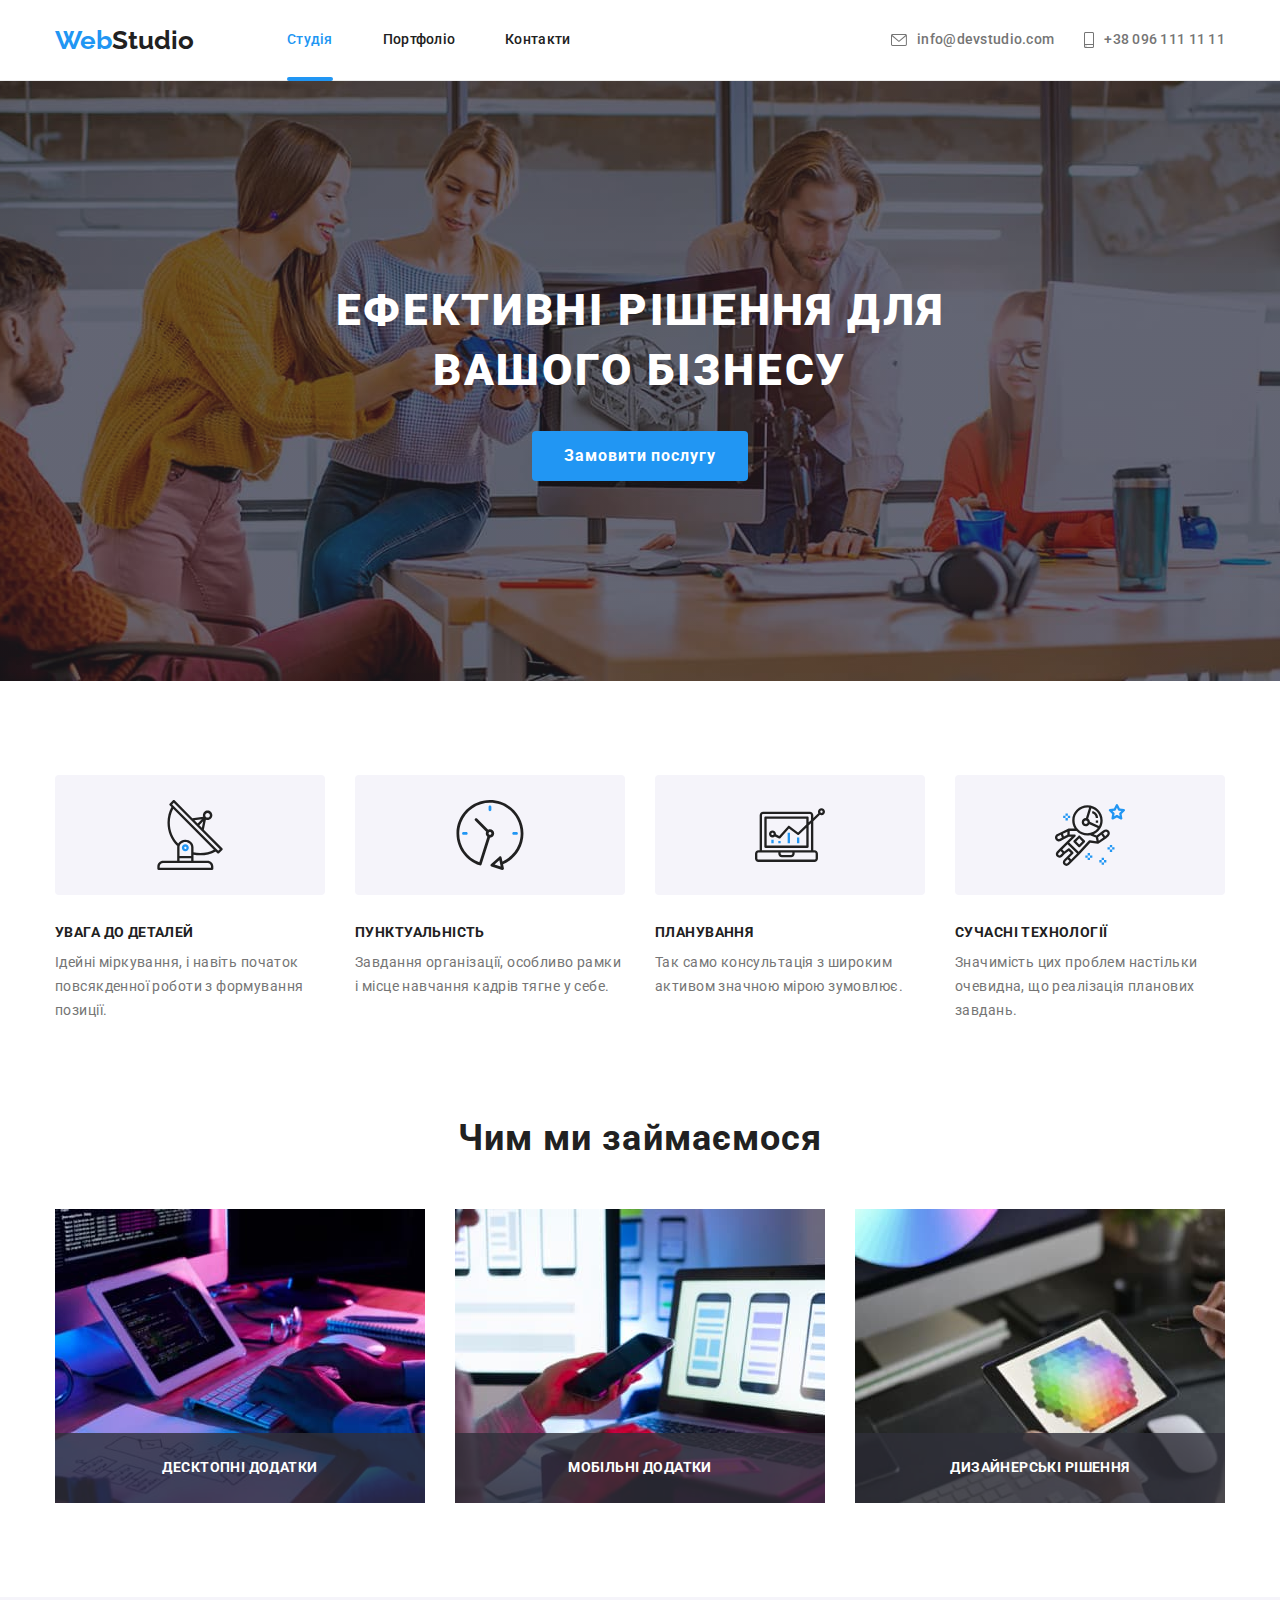
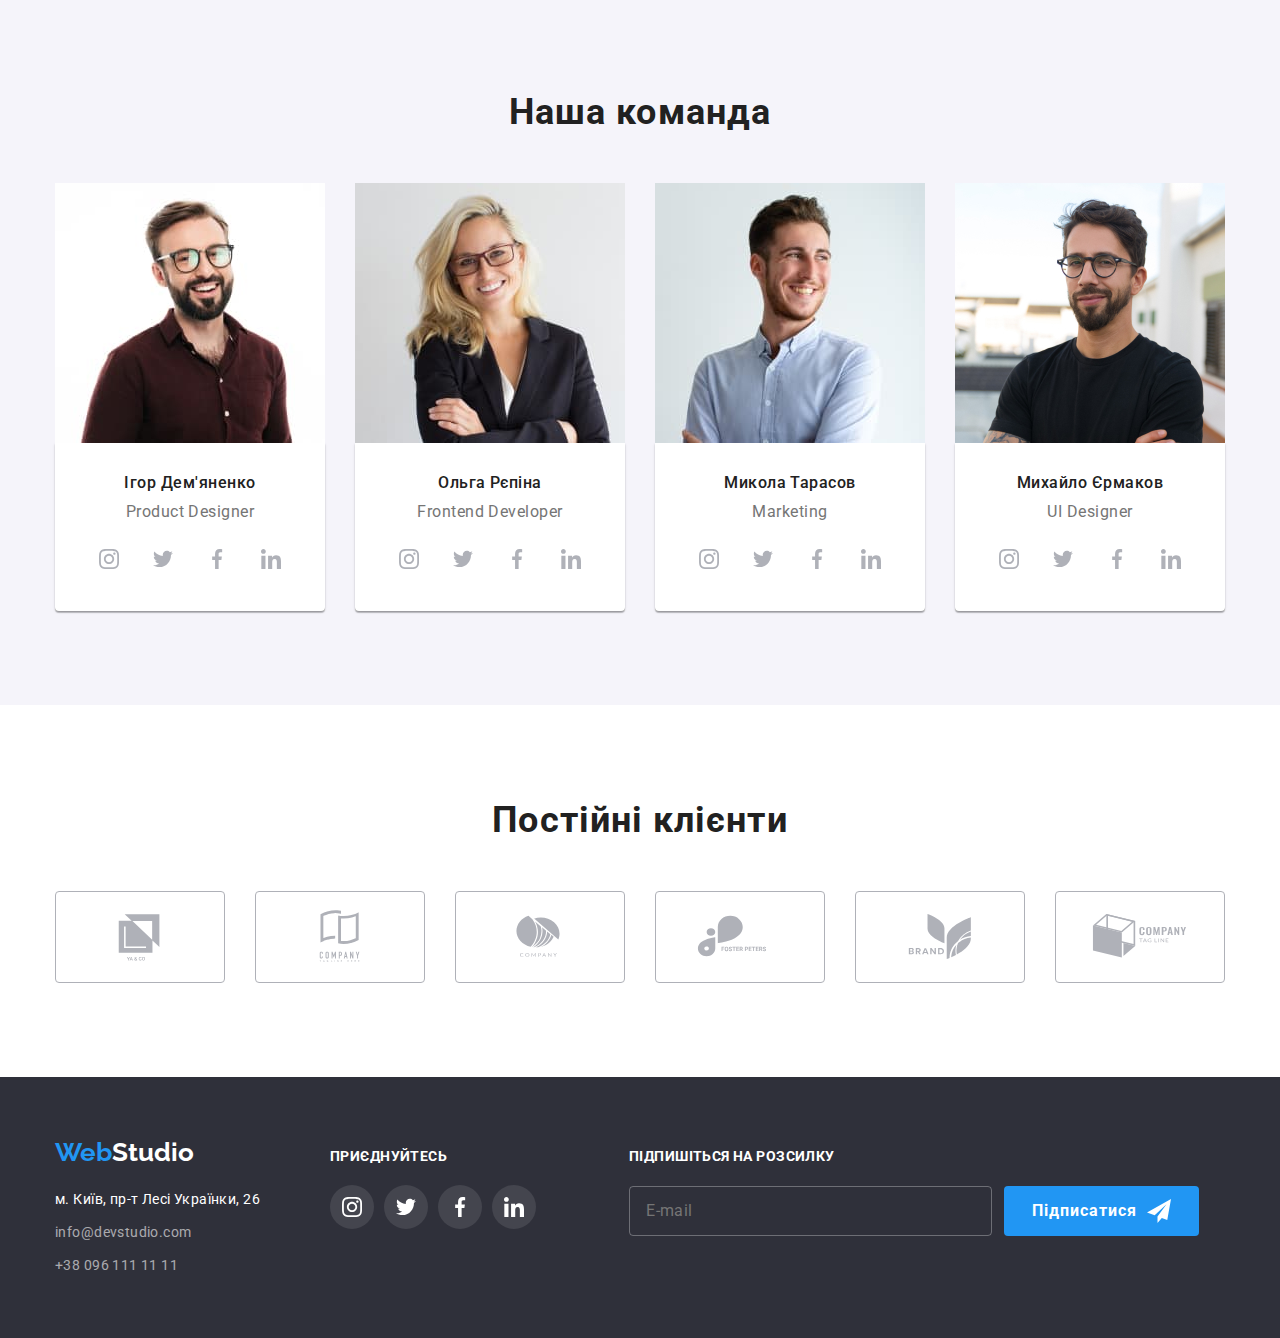
<file: index.html>
<!DOCTYPE html>
<html lang="uk">
  <head>
    <meta charset="UTF-8" />
    <meta http-equiv="X-UA-Compatible" content="IE=edge" />
    <meta name="viewport" content="width=device-width, initial-scale=1.0" />
    <title lang="en">Document</title>
    <link rel="preconnect" href="https://fonts.googleapis.com" />
    <link rel="preconnect" href="https://fonts.gstatic.com" crossorigin />
    <link
      href="https://fonts.googleapis.com/css2?family=Raleway:wght@700&family=Roboto:wght@400;500;700;900&display=swap"
      rel="stylesheet"
    />
    <link
      rel="stylesheet"
      href="https://cdnjs.cloudflare.com/ajax/libs/modern-normalize/1.1.0/modern-normalize.min.css"
    />
    <link rel="stylesheet" href="./css/styles.css" />
  </head>
  <body class="page">
    <header class="page-heder">
      <div class="container-heder container">
        <nav class="page-nav">
          <a href="./index.html" lang="en" class="logo-heder logo link"
            >Web<span class="logo-black">Studio</span></a
          >
          <ul class="site-nav list">
            <li class="menu-item item">
              <a href="" class="menu-link link current">Студія</a>
            </li>
            <li class="menu-item item">
              <a href="./portfolio.html" class="menu-link link">Портфоліо</a>
            </li>
            <li class="menu-item item">
              <a href="" class="menu-link link">Контакти</a>
            </li>
          </ul>
        </nav>
        <ul class="auth-nav list">
          <li class="auth-item">
            <a href="mailto:info@devstudio.com" class="auth-link link"
              ><svg class="auth-icon mail-icon"><use href="./images/symbol-defsnev.svg#icon-mail"></use></svg>info@devstudio.com</a
            >
          </li>
          <li class="auth-item">
            <a href="tel:+380961111111" class="auth-link link"
              ><svg class="auth-icon phone-icon"><use href="./images/symbol-defsnev.svg#icon-phone"></use></svg>+38 096 111 11 11</a
            >
          </li>
        </ul>
      </div>
    </header>
    <main>
      <section class="hero">
          <h1 class="hero-title">Ефективні рішення для вашого бізнесу</h1>
          <button type="button" class="button-hero button " data-modal-open>
            Замовити послугу
          </button>
      </section>
      <section class="peculiarities section">
        <div class="container-peculiarities container">
          <h2 class="peculiarities-title section-title visually-hidden">
            Особливості
          </h2>
          <ul class="peculiarities-list list">
            <li class="peculiarities-item">
              <div class="item-container">
                <svg class="peculiarites-icon"><use href="./images/symbol-defs.svg#icon-antenna"></use></svg></div>
              <h3 class="peculiarities-item-subtitle subtitle">
                увага до деталей
              </h3>
              <p class="peculiarities-item-text text">
                Ідейні міркування, і навіть початок повсякденної роботи з
                формування позиції.
              </p>
            </li>
            <li class="peculiarities-item">
              <div class="item-container">
                <svg class="peculiarites-icon"><use href="./images/symbol-defs.svg#icon-clock"></use></svg></div>
              <h3 class="peculiarities-item-subtitle subtitle">
                пунктуальність
              </h3>
              <p class="peculiarities-item-text text">
                Завдання організації, особливо рамки і місце навчання кадрів
                тягне у себе.
              </p>
            </li>
            <li class="peculiarities-item">
              <div class="item-container">
                <svg class="peculiarites-icon"><use href="./images/symbol-defs.svg#icon-diagram"></use></svg></div>
              <h3 class="peculiarities-item-subtitle subtitle">планування</h3>
              <p class="peculiarities-item-text text">
                Так само консультація з широким активом значною мірою зумовлює.
              </p>
            </li>
            <li class="peculiarities-item">
              <div class="item-container">
                <svg class="peculiarites-icon"><use href="./images/symbol-defs.svg#icon-astronaut"></use></svg></div>
              <h3 class="peculiarities-item-subtitle subtitle">
                сучасні технології
              </h3>
              <p class="peculiarities-item-text text">
                Значимість цих проблем настільки очевидна, що реалізація
                планових завдань.
              </p>
            </li>
          </ul>
        </div>
      </section>
      <section class="about-work section">
        <div class="container">
          <h2 class="about-work-title section-title">Чим ми займаємося</h2>
          <ul class="about-work-list list">
            <li class="about-work-item">
              <div class="thumb"><img
                class="about-work-img"
                src="./images/boxone.jpg"
                alt="співробітник працюе за компьтером"
                width="370"
              />
            <P class="thumb-text">Десктопні додатки</P>
          </div>
            </li>
            <li class="about-work-item">
              <div class="thumb"><img
                class="about-work-img"
                src="./images/boxtwo.jpg"
                alt="співробітник працюе у телефоні"
                width="370"
              />
            <P class="thumb-text">Мобільні додатки</P>
          </div>
            </li>
            <li class="about-work-item">
              <div class="thumb"><img
                class="about-work-img"
                src="./images/boxthree.jpg"
                alt="співробітник працюе у планшеті"
                width="370"
              />
            <P class="thumb-text">Дизайнерські рішення</P>
          </div>
            </li>
          </ul>
        </div>
      </section>
      <section class="our-team section">
        <div class="container">
          <h2 class="our-team-title section-title">Наша команда</h2>
          <ul class="our-team-list list">
            <li class="our-team-item">
              <img
                src="./images/teamone.jpg"
                alt="фото працівника"
                width="270"
                class="our-team-img"
              />
            <div class="team">
                <h3 class="our-team-subtitle subtitle">Ігор Дем'яненко</h3>
                <p lang="en" class="our-team-text text">Product Designer</p>
              <ul class="network-list list">
                <li class="network-item"><a class="network-link" href=""><svg class="network-icon" width="20" height="20">
                  <use href="./images/symbol-defs.svg#icon-instagram"></use>
                </svg></a></li>
                <li class="network-item"><a class="network-link" href=""><svg class="network-icon" width="20" height="20">
                  <use href="./images/symbol-defs.svg#icon-twitter"></use>
                </svg></a></li>
                <li class="network-item"><a class="network-link" href=""><svg class="network-icon" width="20" height="20">
                  <use href="./images/symbol-defs.svg#icon-facebook"></use>
                </svg></a></li>
                <li class="network-item"><a class="network-link" href=""><svg class="network-icon" width="20" height="20">
                  <use href="./images/symbol-defs.svg#icon-linkedin"></use>
                </svg></a></li>
              </ul>
            </div>
            </li>
            <li class="our-team-item">
              <img
                src="./images/teamtwo.jpg"
                alt="фото працівника"
                width="270"
                class="our-team-img"
              />
              <div class="team">
                <h3 class="our-team-subtitle subtitle">Ольга Рєпіна</h3>
                <p lang="en" class="our-team-text text">Frontend Developer</p>
                <ul class="network-list list">
                  <li class="network-item"><a class="network-link" href=""><svg class="network-icon" width="20" height="20">
                    <use href="./images/symbol-defs.svg#icon-instagram"></use>
                  </svg></a></li>
                  <li class="network-item"><a class="network-link" href=""><svg class="network-icon" width="20" height="20">
                    <use href="./images/symbol-defs.svg#icon-twitter"></use>
                  </svg></a></li>
                  <li class="network-item"><a class="network-link" href=""><svg class="network-icon" width="20" height="20">
                    <use href="./images/symbol-defs.svg#icon-facebook"></use>
                  </svg></a></li>
                  <li class="network-item"><a class="network-link" href=""><svg class="network-icon" width="20" height="20">
                    <use href="./images/symbol-defs.svg#icon-linkedin"></use>
                  </svg></a></li>
                 </ul>
              </div>
            </li>
            <li class="our-team-item">
              <img
                src="./images/teamthree.jpg"
                alt="фото працівника"
                width="270"
                class="our-team-img"
              />
              <div class=" team">
                <h3 class="our-team-subtitle subtitle">Микола Тарасов</h3>
                <p lang="en" class="our-team-text text">Marketing</p>
                <ul class="network-list list">
                  <li class="network-item"><a class="network-link" href=""><svg class="network-icon" width="20" height="20">
                    <use href="./images/symbol-defs.svg#icon-instagram"></use>
                  </svg></a></li>
                  <li class="network-item"><a class="network-link" href=""><svg class="network-icon" width="20" height="20">
                    <use href="./images/symbol-defs.svg#icon-twitter"></use>
                  </svg></a></li>
                  <li class="network-item"><a class="network-link" href=""><svg class="network-icon" width="20" height="20">
                    <use href="./images/symbol-defs.svg#icon-facebook"></use>
                  </svg></a></li>
                  <li class="network-item"><a class="network-link" href=""><svg class="network-icon" width="20" height="20">
                    <use href="./images/symbol-defs.svg#icon-linkedin"></use>
                  </svg></a></li>
                 </ul>
              </div>
            </li>
            <li class="our-team-item">
              <img
                src="./images/teamfour.jpg"
                alt="фото працівника"
                width="270"
                class="our-team-img"
              />
              <div class="team">
                <h3 class="our-team-subtitle subtitle">Михайло Єрмаков</h3>
                <p lang="en" class="our-team-text text">UI Designer</p>
                <ul class="network-list list">
                  <li class="network-item"><a class="network-link" href="#"><svg class="network-icon" width="20" height="20">
                    <use href="./images/symbol-defs.svg#icon-instagram"></use>
                  </svg></a></li>
                  <li class="network-item"><a class="network-link" href="#"><svg class="network-icon" width="20" height="20">
                    <use href="./images/symbol-defs.svg#icon-twitter"></use>
                  </svg></a></li>
                  <li class="network-item"><a class="network-link" href="#"><svg class="network-icon" width="20" height="20">
                    <use href="./images/symbol-defs.svg#icon-facebook"></use>
                  </svg></a></li>
                  <li class="network-item"><a class="network-link" href="#"><svg class="network-icon" width="20" height="20">
                    <use href="./images/symbol-defs.svg#icon-linkedin"></use>
                  </svg></a></li>
                 </ul>
              </div>
            </li>
          </ul>
        </div>
      </section>
      <section class="clients-sectoin section">
        <div class="clients-container container">
          <h2 class="section-title">Постійні клієнти</h2>
          <ul class="clients-list list">
            <li class="clients-item"><a class="clients-link" href="#"><svg class="clients-icon" width="106" height="60">
              <use href="./images/symbol-defs.svg#icon-Logoone"></use>
            </svg></a></li>
            <li class="clients-item"><a class="clients-link" href="#"><svg class="clients-icon" width="106" height="60">
              <use href="./images/symbol-defs.svg#icon-Logotwo"></use>
            </svg></a></li>
            <li class="clients-item"><a class="clients-link" href="#"><svg class="clients-icon" width="106" height="60">
              <use href="./images/symbol-defs.svg#icon-Logothree"></use>
            </svg></a></li>
            <li class="clients-item"><a class="clients-link" href="#"><svg class="clients-icon" width="106" height="60">
              <use href="./images/symbol-defs.svg#icon-Logofour"></use>
            </svg></a></li>
            <li class="clients-item"><a class="clients-link" href="#"><svg class="clients-icon" width="106" height="60">
              <use href="./images/symbol-defs.svg#icon-Logofive"></use>
            </svg></a></li>
            <li class="clients-item"><a class="clients-link" href="#"><svg class="clients-icon" width="106" height="60"> 
              <use href="./images/symbol-defs.svg#icon-Logosix"></use>
            </svg></a></li>
          </ul>
        </div>
      </section>
    </main>
    <footer class="footer">
      <div class="container-footer-general container">
      <div class="container-footer">
        <a href="/" lang="en" class="footer-logo logo link"
          >Web<span class="logo-white">Studio</span></a
        >
        <address class="footer-address address">
          <ul class="address-list list">
            <li class="address-item">
              <a
                href="https://goo.gl/maps/VT8MUBx5KfKZdJpg7"
                target="_blank"
                rel="noopener noreferrer"
                class="address-link link"
                >м. Київ, пр-т Лесі Українки, 26</a
              >
            </li>
            <li class="address-item">
              <a
                href="mailto:info@devstudio.com"
                class="address-link-mail address-link link"
                >info@devstudio.com</a
              >
            </li>
            <li class="address-item">
              <a
                href="tel:+380961111111"
                class="address-link-tel address-link link"
                >+38 096 111 11 11</a
              >
            </li>
          </ul>
        </address>
      </div>
      <div class="footer-networks">
        <p class="footer-networks-text text">Приєднуйтесь</p>
        <ul class="footer-networks-list network-list list">
          <li class="footer-networks-item network-item"><a class="footer-networks-link" href="#"><svg class="footer-networks-icon" width="20" height="20">
            <use href="./images/symbol-defs.svg#icon-instagram"></use>
          </svg></a></li>
          <li class="footer-networks-item network-item"><a class="footer-networks-link" href="#"><svg class="footer-networks-icon" width="20" height="20">
            <use href="./images/symbol-defs.svg#icon-twitter"></use>
          </svg></a></li>
          <li class="footer-networks-item network-item"><a class="footer-networks-link" href="#"><svg class="footer-networks-icon" width="20" height="20">
            <use href="./images/symbol-defs.svg#icon-facebook"></use>
          </svg></a></li>
          <li class="footer-networks-item network-item"><a class="footer-networks-link" href="#"><svg class="footer-networks-icon" width="20" height="20">
            <use href="./images/symbol-defs.svg#icon-linkedin"></use>
          </svg></a></li>
      </div>
      <form class="futer-form">
        <label for="mail-futer" class="futer-form-label">Підпишіться на розсилку </label>
          <div class="block-futer-form">
            <input id="mail-futer" class="futer-form-input" type="email" name="mail-futer" placeholder="E-mail" >
            <button type="submit" class="button-futer-form button">
              Підписатися
             <svg class="futer-form-icon" width="24" height="24">
              <use href="./images/symbol-defs.svg#icon-send"></use>
             </svg>
          </button>
          </div>
      </form>
    </div>
    </footer>
    <div class="backdrop is-hidden" data-modal>
      <div class="modal">
        <button type="button" class="button-modal button" data-modal-close>
          <svg class="icon-modal" width="18" height="18"><use href="./images/symbol-defs.svg#icon-close"></use></svg>
        </button>
        <strong class="backdrop-text text"> Залиште свої дані, ми вам передзвонимо </strong>
        <form class="backdrop-form">
          <label for="backdrop-name" class="backdrop-label"> Ім'я </label>
            <div class="backdrop-icon-wrap">
              <input id="backdrop-name" type="text" name="name" class="backdrop-input">
              <svg class="backdrop-icon" width="18" height="18"><use href="./images/symbol-defs.svg#icon-person"></use></svg>
            </div>
          <label for="backdrop-tel" class="backdrop-label">Телефон</label>
            <div class="backdrop-icon-wrap">
              <input id="backdrop-tel" type="tel" name="tel" class="backdrop-input">
              <svg class="backdrop-icon" width="18" height="18"><use href="./images/symbol-defs.svg#icon-phone-black"></use></svg>
            </div>
          <label for="backdrop-email" class="backdrop-label">Пошта</label>
            <div class="backdrop-icon-wrap">
              <input id="backdrop-email" type="email" name="email" class="backdrop-input">
              <svg class="backdrop-icon" width="18" height="18"><use href="./images/symbol-defs.svg#icon-email-black"></use></svg>
            </div>
        <label class="backdrop-label-textarea">
          Коментар
          <textarea class="backdrop-textarea" name="comment" placeholder="Введіть текст"></textarea>
        </label>
          <label class="checkbox-label">
            <input class="checkbox" type="checkbox" name="checkbox">
              <svg class="checkbox-icon" width="15" height="15">
                <use href="./images/symbol-defs.svg#icon-Vector"></use>
              </svg>
            <span class="span-lable">Погоджуюся з розсилкою та приймаю</span>
            <a href="#" class="backdrop-link">Умови договору</a>
          </label>
        <button type="submit" class="button-backdrop button">Відправити</button>
      </form>
      </div>
    </div>
    <script src="./js/modal.js"></script>
  </body>
</html>
</file>
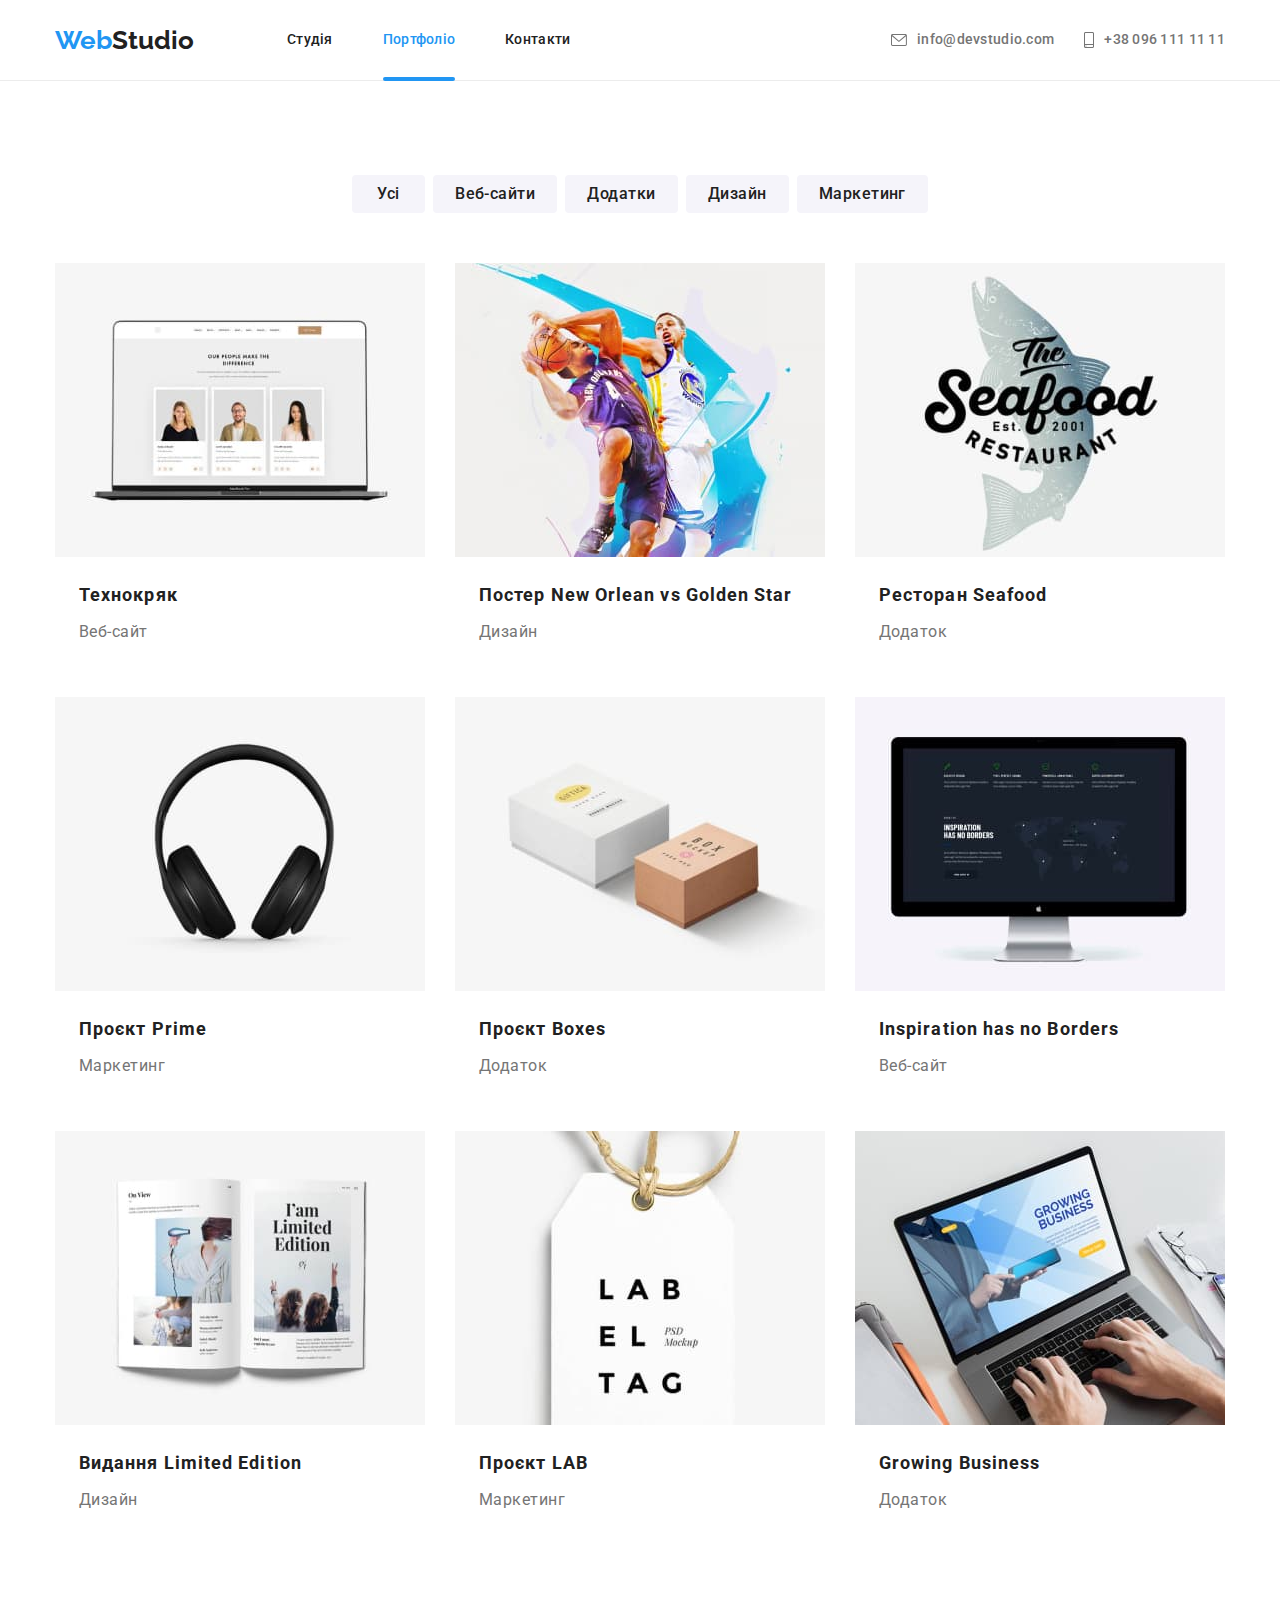
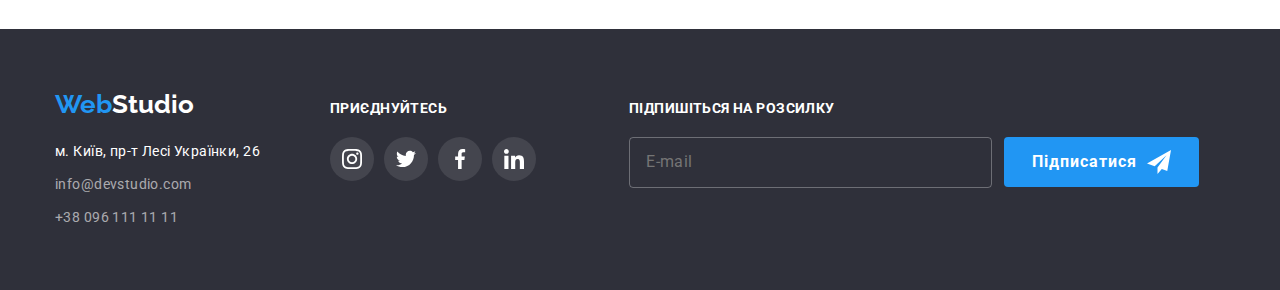
<file: portfolio.html>
<!DOCTYPE html>
<html lang="uk">
  <head>
    <meta charset="UTF-8" />
    <meta http-equiv="X-UA-Compatible" content="IE=edge" />
    <meta name="viewport" content="width=device-width, initial-scale=1.0" />
    <title lang="en">Document</title>
    <link rel="preconnect" href="https://fonts.googleapis.com" />
    <link rel="preconnect" href="https://fonts.gstatic.com" crossorigin />
    <link
      href="https://fonts.googleapis.com/css2?family=Raleway:wght@700&family=Roboto:wght@400;500;700;900&display=swap"
      rel="stylesheet"
    />
    <link
      rel="stylesheet"
      href="https://cdnjs.cloudflare.com/ajax/libs/modern-normalize/1.1.0/modern-normalize.min.css"
    />
    <link rel="stylesheet" href="./css/styles.css" />
  </head>
  <body class="page">
    <header class="page-heder">
      <div class="container-heder container">
        <nav class="page-nav">
          <a href="./index.html" lang="en" class="logo-heder logo link"
            >Web<span class="logo-black">Studio</span></a
          >
          <ul class="site-nav list">
            <li class="menu-item item">
              <a href="./index.html" class="menu-link link">Студія</a>
            </li>
            <li class="menu-item item">
              <a href="./portfolio.html" class="menu-link link current"
                >Портфоліо</a
              >
            </li>
            <li class="menu-item item">
              <a href="" class="menu-link link">Контакти</a>
            </li>
          </ul>
        </nav>
        <ul class="auth-nav list">
          <li class="auth-item">
            <a href="mailto:info@devstudio.com" class="auth-link link"
              ><svg class="auth-icon mail-icon"><use href="./images/symbol-defsnev.svg#icon-mail"></use></svg>info@devstudio.com</a
            >
          </li>
          <li class="auth-item">
            <a href="tel:+380961111111" class="auth-link link"
              ><svg class="auth-icon phone-icon"><use href="./images/symbol-defsnev.svg#icon-phone"></use></svg>+38 096 111 11 11</a
            >
          </li>
        </ul>
      </div>
    </header>
    <main>
      <section class="portfolio section container">
          <h1 class="visually-hidden">Наші роботи</h1>
          <ul class="portfolio-nav-list list">
            <li class="portfolio-nav-item">
              <button type="button" class="portfolio-button button">Усі</button>
            </li>
            <li class="portfolio-nav-item">
              <button type="button" class="portfolio-button button">
                Веб-сайти
              </button>
            </li>
            <li class="portfolio-nav-item">
              <button type="button" class="portfolio-button button">
                Додатки
              </button>
            </li>
            <li class="portfolio-nav-item">
              <button type="button" class="portfolio-button button">
                Дизайн
              </button>
            </li>
            <li class="portfolio-nav-item">
              <button type="button" class="portfolio-button button">
                Маркетинг
              </button>
            </li>
          </ul>
          <ul class="portfolio-list list">
            <li class="portfolio-item">
              <a href="#" class=" portfolio-link link">
                <div class="portfolio-thumb">
                  <img
                  src="./images/tehnokriak.jpg"
                  alt="фото монитора з веб сайтом"
                  width="370"
                />
                  <p class="portfolio-text text">Ресурс пропонує комплексні пропозиції з різним рівнем функціоналу та сервісів. Все це дозволить відвідувачу отримати вичерпні відомості про компанію чи приватну особу.</p>
                </div>
                <div class="portfolio-container">
                  <h2 class="portfolio-item-subtitle subtitle">Технокряк</h2>
                  <p class="portfolio-item-text text">Веб-сайт</p>
                </div>
              </a>
            </li>
            <li class="portfolio-item">
              <a href="#" class=" portfolio-link link">
                <div class="portfolio-thumb">
                  <img
                    src="./images/poster.jpg"
                    alt="постер баскетболістів"
                    width="370"
                  />
                    <p class="portfolio-text text">Ресурс пропонує комплексні пропозиції з різним рівнем функціоналу та сервісів. Все це дозволить відвідувачу отримати вичерпні відомості про компанію чи приватну особу.</p>
                </div>
                    <div class="portfolio-container">
                    <h2 class="portfolio-item-subtitle subtitle">
                      Постер <span lang="en">New Orlean vs Golden Star</span>
                    </h2>
                    <p class="portfolio-item-text text">Дизайн</p>
                  </div>
              </a>
            </li>
            <li class="portfolio-item">
              <a href="#" class=" portfolio-link link">
                <div class="portfolio-thumb">
                  <img
                    src="./images/restaurant.jpg"
                    alt="афіша ресторану"
                    width="370"
                  />
                    <p class="portfolio-text text">Ресурс пропонує комплексні пропозиції з різним рівнем функціоналу та сервісів. Все це дозволить відвідувачу отримати вичерпні відомості про компанію чи приватну особу.</p>
                </div>
                    <div class="portfolio-container">
                    <h2 class="portfolio-item-subtitle subtitle">
                      Ресторан <span lang="en">Seafood</span>
                    </h2>
                    <p class="portfolio-item-text text">Додаток</p>
                  </div>
              </a>
            </li>
            <li class="portfolio-item">
              <a href="#" class=" portfolio-link link">
                <div class="portfolio-thumb">
                  <img
                    src="./images/projektprime.jpg"
                    alt="фото навушників"
                    width="370"
                  />
                    <p class="portfolio-text text">Ресурс пропонує комплексні пропозиції з різним рівнем функціоналу та сервісів. Все це дозволить відвідувачу отримати вичерпні відомості про компанію чи приватну особу.</p>
                </div>
                    <div class="portfolio-container">
                    <h2 class="portfolio-item-subtitle subtitle">
                      Проєкт <span lang="en">Prime</span>
                    </h2>
                    <p class="portfolio-item-text text">Маркетинг</p>
                  </div>
              </a>
            </li>
            <li class="portfolio-item">
              <a href="#" class=" portfolio-link link">
                <div class="portfolio-thumb">
                  <img
                    src="./images/projektboxes.jpg"
                    alt="фото подарункових коробок"
                    width="370"
                  />
                    <p class="portfolio-text text">Ресурс пропонує комплексні пропозиції з різним рівнем функціоналу та сервісів. Все це дозволить відвідувачу отримати вичерпні відомості про компанію чи приватну особу.</p>
                  </div>
                    <div class="portfolio-container">
                    <h2 class="portfolio-item-subtitle subtitle">
                      Проєкт <span lang="en">Boxes</span>
                    </h2>
                    <p class="portfolio-item-text text">Додаток</p>
                  </div>
              </a>
            </li>
            <li class="portfolio-item">
              <a href="#" class=" portfolio-link link">
                <div class="portfolio-thumb">
                  <img
                    src="./images/inspiration.jpg"
                    alt="фото монітора з сайтом"
                    width="370"
                  />
                    <p class="portfolio-text text">Ресурс пропонує комплексні пропозиції з різним рівнем функціоналу та сервісів. Все це дозволить відвідувачу отримати вичерпні відомості про компанію чи приватну особу.</p>
                </div>
                    <div class="portfolio-container">
                    <h2 class="portfolio-item-subtitle subtitle" lang="en">
                      Inspiration has no Borders
                    </h2>
                    <p class="portfolio-item-text text">Веб-сайт</p>
                  </div>
              </a>
            </li>
            <li class="portfolio-item">
              <a href="#" class=" portfolio-link link">
                <div class="portfolio-thumb">
                  <img
                    src="./images/vudannia.jpg"
                    alt="фото розгорнутої книги"
                    width="370"
                  />
                    <p class="portfolio-text text">Ресурс пропонує комплексні пропозиції з різним рівнем функціоналу та сервісів. Все це дозволить відвідувачу отримати вичерпні відомості про компанію чи приватну особу.</p>
                </div>
                    <div class="portfolio-container">
                    <h2 class="portfolio-item-subtitle subtitle">
                      Видання <span lang="en">Limited Edition</span>
                    </h2>
                    <p class="portfolio-item-text text">Дизайн</p>
                  </div>
              </a>
            </li>
            <li class="portfolio-item">
              <a href="" class=" portfolio-link link">
                <div class="portfolio-thumb">
                  <img
                    src="./images/projektlab.jpg"
                    alt="фото бейджика"
                    width="370"
                  />
                    <p class="portfolio-text text">Ресурс пропонує комплексні пропозиції з різним рівнем функціоналу та сервісів. Все це дозволить відвідувачу отримати вичерпні відомості про компанію чи приватну особу.</p>
                </div>
                    <div class="portfolio-container">
                    <h2 class="portfolio-item-subtitle subtitle">
                      Проєкт <span lang="en">LAB</span>
                    </h2>
                    <p class="portfolio-item-text text">Маркетинг</p>
                  </div>
              </a>
            </li>
            <li class="portfolio-item">
              <a href="#" class=" portfolio-link link">
                <div class="portfolio-thumb">
                  <img
                    src="./images/growing.jpg"
                    alt="фото ноутбука з веб сайтом"
                  />
                    <p class="portfolio-text text">Ресурс пропонує комплексні пропозиції з різним рівнем функціоналу та сервісів. Все це дозволить відвідувачу отримати вичерпні відомості про компанію чи приватну особу.</p>
                </div>
                    <div class="portfolio-container">
                    <h2 class="portfolio-item-subtitle subtitle" lang="en">
                      Growing Business
                    </h2>
                    <p class="portfolio-item-text text">Додаток</p>
                  </div>
              </a>
            </li>
          </ul>
        </div>
      </section>
    </main>
    <footer class="footer">
      <div class="container-footer-general container">
        <div class="container-footer">
          <a href="/" lang="en" class="footer-logo logo link"
            >Web<span class="logo-white">Studio</span></a
          >
          <address class="footer-address address">
            <ul class="address-list list">
              <li class="address-item">
                <a
                  href="https://goo.gl/maps/VT8MUBx5KfKZdJpg7"
                  target="_blank"
                  rel="noopener noreferrer"
                  class="address-link link"
                  >м. Київ, пр-т Лесі Українки, 26</a
                >
              </li>
              <li class="address-item">
                <a
                  href="mailto:info@devstudio.com"
                  class="address-link-mail address-link link"
                  >info@devstudio.com</a
                >
              </li>
              <li class="address-item">
                <a
                  href="tel:+380961111111"
                  class="address-link-tel address-link link"
                  >+38 096 111 11 11</a
                >
              </li>
            </ul>
          </address>
        </div>
        <div class="footer-networks">
          <p class="footer-networks-text text">Приєднуйтесь</p>
          <ul class="footer-networks-list network-list list">
            <li class="footer-networks-item network-item"><a class="footer-networks-link" href="#"><svg class="footer-networks-icon" width="20" height="20">
              <use href="./images/symbol-defs.svg#icon-instagram"></use>
            </svg></a></li>
            <li class="footer-networks-item network-item"><a class="footer-networks-link" href="#"><svg class="footer-networks-icon" width="20" height="20">
              <use href="./images/symbol-defs.svg#icon-twitter"></use>
            </svg></a></li>
            <li class="footer-networks-item network-item"><a class="footer-networks-link" href="#"><svg class="footer-networks-icon" width="20" height="20">
              <use href="./images/symbol-defs.svg#icon-facebook"></use>
            </svg></a></li>
            <li class="footer-networks-item network-item"><a class="footer-networks-link" href="#"><svg class="footer-networks-icon" width="20" height="20">
              <use href="./images/symbol-defs.svg#icon-linkedin"></use>
            </svg></a></li>
        </div>
        <form class="futer-form">
          <label for="mail-futer" class="futer-form-label">Підпишіться на розсилку </label>
            <div class="block-futer-form">
              <input id="mail-futer" class="futer-form-input" type="email" name="mail-futer" placeholder="E-mail" >
              <button type="submit" class="button-futer-form button">
                Підписатися
               <svg class="futer-form-icon" width="24" height="24">
                <use href="./images/symbol-defs.svg#icon-send"></use>
               </svg>
            </button>
            </div>
        </form>
      </div>
      </footer>
      </div>
    </footer>
  </body>
</html>
</file>
<file: css/styles.css>
:root {
  --primary-font: "Roboto", sans-serif;
  --secondary-font: "Raleway", sans-serif;
  --primary-color: #ffffff;
  --acent-color: #2196f3;
  --acent-color-hover: #188ce8;
  --secondary-color: #2f303a;
  --section-time-color: #f5f4fa;
  --primary-text-color-dark: #757575;
  --primary-text-color-light: #ffffff;
  --secondary-text-color-dark: #212121;
  --secondary-text-color-light: #2196f3;
  --address-link-text-color: rgba(255, 255, 255, 0.6);
}

body {
  background-color: var(--primary-color);
  color: var(--primary-text-color-dark);
  font-family: var(--primary-font);
}
h1,
h2,
h3,
h4,
h5,
h6 {
  margin-top: 0;
  margin-bottom: 0;
}
p {
  margin-top: 0;
  margin-bottom: 0;
}
img {
  display: block;
}
.section {
  padding-top: 94px;
  padding-bottom: 94px;
}
.container {
  width: 1200px;
  padding-left: 15px;
  padding-right: 15px;
  margin-left: auto;
  margin-right: auto;
}
.list {
  list-style: none;
  padding: 0;
  margin: 0;
}
.link {
  text-decoration: none;
}
.button {
  font-family: inherit;
  border-radius: 4px;
  display: flex;
  justify-content: center;
  align-items: center;
  border: 0;
  cursor: pointer;
}
img {
  display: block;
}
.subtitle {
  color: var(--secondary-text-color-dark);
  margin-bottom: 10px;
}
.visually-hidden {
  position: absolute;
  white-space: nowrap;
  width: 1px;
  height: 1px;
  overflow: hidden;
  border: 0;
  padding: 0;
  clip: rect(0 0 0 0);
  clip-path: inset(50%);
  margin: -1px;
}
input {
  background-color: inherit;
  cursor: pointer;
}
/*    heder   */
.page-heder {
  border-bottom: 1px solid #ececec;
}
.container-heder {
  display: flex;
  align-items: center;
}
.logo {
  font-family: var(--secondary-font);
  font-weight: 700;
  font-size: 26px;
  line-height: 1.19;
  color: var(--secondary-text-color-light);
}
.logo-heder {
  display: block;
  margin-right: 93px;
}
.footer-logo {
  display: block;
}
.logo-black {
  color: var(--secondary-text-color-dark);
}
.site-nav {
  display: flex;
}
.site-nav .item:not(:last-child) {
  margin-right: 50px;
}
.link.current {
  color: var(--acent-color);
}
.menu-link {
  position: relative;
  display: block;
  padding: 32px 0;
  font-weight: 500;
  font-size: 14px;
  line-height: 1.14;
  letter-spacing: 0.02em;
  color: var(--secondary-text-color-dark);
  transition: color 250ms cubic-bezier(0.4, 0, 0.2, 1);
}
.menu-link:hover,
.menu-link:focus {
  color: var(--acent-color);
}
.menu-link.current::before {
  content: "";
  position: absolute;
  bottom: -1px;
  left: 0;
  width: 100%;
  height: 4px;
  background: var(--acent-color);
  border-radius: 2px;
}
.page-nav {
  display: flex;
  align-items: center;
}
.auth-nav {
  display: flex;
  justify-content: center;
  margin-left: auto;
}
.auth-item:not(:last-child) {
  margin-right: 30px;
}
.auth-item a {
  color: var(--primary-text-color-dark);
}
.auth-link {
  display: flex;
  justify-content: center;
  align-items: center;
  transition: color 250ms cubic-bezier(0.4, 0, 0.2, 1);
  font-weight: 500;
  font-size: 14px;
  line-height: 1.14;
  letter-spacing: 0.02em;
}
.auth-link:hover,
.auth-link:focus {
  color: var(--secondary-text-color-light);
}
.auth-icon {
  margin-right: 10px;
  fill: currentColor;
}
.mail-icon {
  width: 16px;
  height: 12px;
}
.phone-icon {
  width: 10px;
  height: 16px;
}

.hero {
  background-color: var(--secondary-color);
  text-align: center;
}
.hero-title {
  margin: 0 auto 30px;
  width: 696px;
  color: var(--primary-text-color-light);
  font-weight: 900;
  font-size: 44px;
  line-height: 1.36;
  letter-spacing: 0.06em;
  text-transform: uppercase;
}
.button-hero {
  cursor: pointer;
  margin: 0 auto;
  min-width: 216px;
  padding: 10px 32px;
  transition: background-color 250ms cubic-bezier(0.4, 0, 0.2, 1),
    box-shadow 250ms cubic-bezier(0.4, 0, 0.2, 1);
  font-weight: 700;
  font-size: 16px;
  line-height: 30px;
  letter-spacing: 0.06em;
  color: var(--primary-text-color-light);
  background-color: var(--acent-color);
}
.button-hero:hover,
.button-hero:focus {
  background-color: var(--acent-color-hover);
  box-shadow: 0px 4px 4px rgba(0, 0, 0, 0.15);
}

/*   section   */
.hero {
  padding: 200px 0;
  max-width: 1600px;
  height: 600px;
  margin-left: auto;
  margin-right: auto;
  background-image: linear-gradient(
      to right,
      rgba(47, 48, 58, 0.4),
      rgba(47, 48, 58, 0.4)
    ),
    url("../images/hero.jpg");
  background-repeat: no-repeat;
  background-position: center;
  background-size: cover;
}
/*---modal------*/
.backdrop {
  position: fixed;
  top: 0;
  left: 0;
  width: 100vw;
  height: 100vh;
  background-color: rgba(0, 0, 0, 0.2);
  transition: opacity 250ms cubic-bezier(0.4, 0, 0.2, 1),
    visibility 250ms cubic-bezier(0.4, 0, 0.2, 1);
}
.is-hidden {
  opacity: 0;
  visibility: hidden;
  pointer-events: none;
}
.modal {
  position: absolute;
  top: 50%;
  left: 50%;
  transform: translate(-50%, -50%) scale(1);
  transition: transform 250ms cubic-bezier(0.4, 0, 0.2, 1);
  width: 528px;
  min-height: 581px;
  padding: 40px;
  background: #ffffff;
  box-shadow: 0px 1px 3px rgba(0, 0, 0, 0.12), 0px 1px 1px rgba(0, 0, 0, 0.14),
    0px 2px 1px rgba(0, 0, 0, 0.2);
  border-radius: 4px;
}
.backdrop-form {
  width: 100%;
}
.button-modal {
  position: absolute;
  top: 8px;
  right: 8px;
  display: flex;
  justify-content: center;
  align-items: center;
  width: 30px;
  height: 30px;
  border-radius: 50%;
  color: #000000;
  background-color: inherit;
  border: 1px solid rgba(0, 0, 0, 0.1);
  cursor: pointer;
}
.icon-modal {
  fill: inherit;
  transition: fill 250ms cubic-bezier(0.4, 0, 0.2, 1);
}
.icon-modal:hover,
.icon-modal:focus {
  fill: var(--acent-color);
}
.backdrop.is-hidden .modal {
  transform: translate(-50%, -50%) scale(0);
}
.backdrop-icon-wrap {
  position: relative;
  margin-top: 4px;
  margin-bottom: 10px;
}
.backdrop-icon {
  position: absolute;
  top: 50%;
  left: 12px;
  transform: translateY(-50%);
  transition: fill 250ms cubic-bezier(0.4, 0, 0.2, 1); 
}
.backdrop-text {
  margin: 0 auto;
  display: block;
  margin-bottom: 12px;
  font-weight: 700;
  font-size: 20px;
  line-height: 1.15;
  text-align: center;
  letter-spacing: 0.03em;
  color: var(--secondary-text-color-dark);
}
.backdrop-label {
  font-size: 12px;
  line-height: 1.17;
  letter-spacing: 0.01em;
}
.backdrop-input {
  outline: transparent;
  width: 100%;
  padding: 11px 42px;
  border: 1px solid rgba(33, 33, 33, 0.2);
  border-radius: 4px;
  transition: border-color 250ms cubic-bezier(0.4, 0, 0.2, 1);
}
.backdrop-input:hover,
.backdrop-input:focus {
  border: 1px solid var(--acent-color);
}
.backdrop-input:focus + .backdrop-icon,
.backdrop-input:hover + .backdrop-icon {
  fill: var(--acent-color);
}
.backdrop-label-textarea {
  display: flex;
  flex-direction: column;
  margin-bottom: 20px;
  font-size: 12px;
  line-height: 1.17;
  letter-spacing: 0.01em;
}
.backdrop-textarea {
  cursor: pointer;
  padding: 12px 16px;
  height: 120px;
  width: 100%;
  margin-top: 4px;
  border: 1px solid rgba(33, 33, 33, 0.2);
  border-radius: 4px;
  resize: none;
  
}
.backdrop-textarea:focus,
.backdrop-textarea:hover {
  outline: transparent;
  border: 1px solid var(--acent-color);
}
.checkbox-label {
  display: flex;
  align-items: center;
  justify-content: center;
  margin-bottom: 30px;
  font-size: 14px;
  line-height: 1.71;
  letter-spacing: 0.03em;
}
.checkbox {
  appearance: none;
  position: absolute;
}
.checkbox-icon {
  border: 2px solid var(--secondary-text-color-dark);
  border-radius: 2px;
  margin-right: 8px;
  transition: background-color 250ms cubic-bezier(0.4, 0, 0.2, 1),
    border-color 250ms cubic-bezier(0.4, 0, 0.2, 1);
}
.span-lable {
  margin-right: 8px;
}
.checkbox:checked + .checkbox-icon {
  border-color: var(--acent-color);
  background-color: var(--acent-color);
}
.backdrop-link {
  font-size: 14px;
  line-height: 1.71;
  letter-spacing: 0.03em;
  color: var(--acent-color);
}
.button-backdrop {
  font-weight: 700;
  font-size: 16px;
  line-height: 30px;
  letter-spacing: 0.06em;
  color: var(--primary-text-color-light);
  background: var(--acent-color);
  box-shadow: 0px 4px 4px rgba(0, 0, 0, 0.15);
  transition: background-color 250ms cubic-bezier(0.4, 0, 0.2, 1);
  margin: 0 auto;
  padding: 10px 52px;
}
.button-backdrop:hover,
.button-backdrop:focus {
  background: var(--acent-color-hover);
}
.peculiarities {
  padding-bottom: 0;
}
.peculiarities-list {
  display: flex;
}
.peculiarities-item {
  width: 270px;
}
.peculiarities-list .peculiarities-item + .peculiarities-item {
  margin-left: 30px;
}
.item-container {
  width: 270px;
  height: 120px;
  display: flex;
  justify-content: center;
  align-items: center;

  background: #f5f4fa;
  border-radius: 4px;
  margin-bottom: 30px;
}
.peculiarites-icon {
  width: 70px;
  height: 70px;
  background-position: 50% 50%;
}
.peculiarities-item-subtitle {
  font-size: 14px;
  line-height: 1.14;
  letter-spacing: 0.03em;
  text-transform: uppercase;
}
.peculiarities-item-text {
  font-size: 14px;
  line-height: 1.71;
  letter-spacing: 0.03em;
}
.section-title {
  margin-bottom: 50px;
  font-size: 36px;
  line-height: 1.17;
  text-align: center;
  letter-spacing: 0.03em;
  color: var(--secondary-text-color-dark);
}
.thumb {
  position: relative;
}
.thumb-text {
  position: absolute;
  bottom: 0;
  left: 0;
  padding: 27px 0;
  width: 100%;
  font-weight: 700;
  font-size: 14px;
  line-height: 1.14;
  text-align: center;
  letter-spacing: 0.03em;
  text-transform: uppercase;
  background: rgba(47, 48, 58, 0.8);
  color: #ffffff;
}
.about-work-list {
  display: flex;
}
.about-work-list .about-work-item + .about-work-item {
  margin-left: 30px;
}
.our-team-list {
  display: flex;
}
.team {
  border-radius: 0px 0px 4px 4px;
  box-shadow: 0px 1px 3px rgba(0, 0, 0, 0.12), 0px 1px 1px rgba(0, 0, 0, 0.14),
    0px 2px 1px rgba(0, 0, 0, 0.2);
}
.our-team-list .our-team-item + .our-team-item {
  margin-left: 30px;
}
.our-team {
  background-color: var(--section-time-color);
}
.our-team-item {
  background-color: var(--primary-color);
}
.team {
  padding: 30px 0;
}
.network-list {
  display: flex;
}
.our-team-subtitle {
  font-weight: 500;
  font-size: 16px;
  line-height: 1.19;
  text-align: center;
  letter-spacing: 0.03em;
  text-align: center;
}
.our-team-text {
  font-size: 16px;
  line-height: 1.19;
  text-align: center;
  letter-spacing: 0.03em;
  text-align: center;
  margin-bottom: 16px;
}
.network-list {
  display: flex;
  justify-content: center;
  align-items: center;
  /*gap: 10px;*/
}
.network-item {
  width: 44px;
  height: 44px;
}
.network-link {
  display: flex;
  justify-content: center;
  align-items: center;
  transition: background-color 250ms cubic-bezier(0.4, 0, 0.2, 1),
    fill 250ms cubic-bezier(0.4, 0, 0.2, 1);
  width: 100%;
  height: 100%;
  border-radius: 50%;
  fill: #afb1b8;
}
.network-link:hover,
.network-link:focus {
  background-color: var(--acent-color);
  fill: var(--primary-color);
}
.network-list .network-item + .network-item {
  margin-left: 10px;
}
.clients-list {
  display: flex;
  justify-content: center;
  align-items: center;
}
.clients-item {
  width: 170px;
  height: 92px;
}
.clients-link {
  display: flex;
  justify-content: center;
  align-items: center;
  transition: fill 250ms cubic-bezier(0.4, 0, 0.2, 1),
    border-color 250ms cubic-bezier(0.4, 0, 0.2, 1);
  width: 100%;
  height: 100%;
  border: 1px solid #afb1b8;
  border-radius: 4px;
  fill: #afb1b8;
}
.clients-list .clients-item + .clients-item {
  margin-left: 30px;
}
.clients-link:hover,
.clients-link:focus {
  border: 1px solid var(--acent-color);
  fill: var(--acent-color);
}
/*   footer   */
.footer {
  background-color: var(--secondary-color);
  padding: 60px 0;
}
.container-footer-general {
  display: flex;
  align-items: baseline;
  justify-content: flex-start;
}
.container-footer {
  margin-right: 70px;
}
.footer-logo {
  margin-bottom: 20px;
}
.logo-white {
  color: var(--primary-text-color-light);
}
.address-list .address-item + .address-item {
  margin-top: 9px;
}
.address-link {
  font-style: normal;
  font-size: 14px;
  line-height: 1.71;
  letter-spacing: 0.03em;
  color: var(--primary-text-color-light);
  transition: color 250ms cubic-bezier(0.4, 0, 0.2, 1);
}
.address-link:hover,
.address-link:focus {
  color: var(--secondary-text-color-light);
}
.address-link-mail {
  color: var(--address-link-text-color);
}
.address-link-tel {
  color: var(--address-link-text-color);
}
.footer-networks {
  width: 206px;
}
.footer-networks-text {
  font-weight: 700;
  font-size: 14px;
  line-height: 1.14;
  letter-spacing: 0.03em;
  text-transform: uppercase;
  color: var(--primary-color);
  margin-bottom: 20px;
}
.footer-networks-link {
  display: flex;
  justify-content: center;
  align-items: center;
  transition: background-color 250ms cubic-bezier(0.4, 0, 0.2, 1);
  width: 100%;
  height: 100%;
  border-radius: 50%;
  fill: var(--primary-color);
  background-color: rgba(255, 255, 255, 0.1);
}
.footer-networks-link:hover,
.footer-networks-link:focus {
  background-color: #2196f3;
}
.futer-form-icon {
  background-size: cover;
}
.block-futer-form {
  display: flex;
  align-items: center;
  justify-content: center;
  margin-top: 20px;
  width: 570px;
}
.futer-form-label {
  font-weight: 700;
  font-size: 14px;
  line-height: 1.14;
  letter-spacing: 0.03em;
  text-transform: uppercase;
  color: var(--primary-color);
}
.futer-form-input {
  width: 100%;
  padding: 15px 16px;
  border: 1px solid rgba(255, 255, 255, 0.3);
  border-radius: 4px;
  outline: transparent;
  transition: border 250ms cubic-bezier(0.4, 0, 0.2, 1);
}
.futer-form-input:hover,
.futer-form-input:focus {
  border: 1px solid var(--acent-color);
}
.futer-form-input::placeholder {
  font-size: 16px;
  line-height: 1.25;
  letter-spacing: 0.03em;
  /*color: rgba(255, 255, 255, 0.6);*/
}
.futer-form {
  margin-left: 93px;
}
.button-futer-form {
  margin-left: 12px;
  padding: 10px 28px;
  font-weight: 700;
  font-size: 16px;
  line-height: 1.88;
  letter-spacing: 0.06em;
  color: var(--primary-text-color-light);
  background-color: var(--acent-color);
  transition: background-color 250ms cubic-bezier(0.4, 0, 0.2, 1),
  box-shadow 250ms cubic-bezier(0.4, 0, 0.2, 1);
}
.button-futer-form:hover,
.button-futer-form:focus{
  background-color: var(--acent-color-hover);
  box-shadow: 0px 4px 4px rgba(0, 0, 0, 0.15);
}
.futer-form-icon {
  margin-left: 10px;
}
/*--------portfolio------------*/
.portfolio-link {
  display: block;
  transition: box-shadow 250ms cubic-bezier(0.4, 0, 0.2, 1);
}
.portfolio-link:hover,
.portfolio-link:focus {
  box-shadow: 0px 1px 1px rgba(0, 0, 0, 0.12), 0px 4px 4px rgba(0, 0, 0, 0.06),
    1px 4px 6px rgba(0, 0, 0, 0.16);
}
.portfolio-nav-list {
  display: flex;
  justify-content: center;
  align-items: center;
  margin-bottom: 50px;
}
.portfolio-nav-list .portfolio-nav-item + .portfolio-nav-item {
  margin-left: 8px;
}
.portfolio-list {
  display: flex;
  flex-wrap: wrap;
}
.portfolio-item {
  width: calc((100% - 60px) / 3);
  margin-right: 30px;
  margin-bottom: 30px;
}
.portfolio-item:nth-last-child(-n + 3) {
  margin-bottom: 0;
}
.portfolio-item:nth-child(3n) {
  margin-right: 0;
}
.portfolio-button {
  transition: color 250ms cubic-bezier(0.4, 0, 0.2, 1),
    background-color 250ms cubic-bezier(0.4, 0, 0.2, 1),
    box-shadow 250ms cubic-bezier(0.4, 0, 0.2, 1);
  min-width: 73px;
  padding: 6px 22px;
  font-weight: 500;
  font-size: 16px;
  line-height: 1.6;
  letter-spacing: 0.03em;
  color: var(--secondary-text-color-dark);
  background-color: var(--section-time-color);
  cursor: pointer;
  border-radius: 4px;
}
.portfolio-button:hover,
.portfolio-button:focus {
  color: var(--primary-text-color-light);
  background-color: var(--acent-color);
  box-shadow: 0px 3px 1px rgba(0, 0, 0, 0.1), 0px 1px 2px rgba(0, 0, 0, 0.08),
    0px 2px 2px rgba(0, 0, 0, 0.12);
}
.portfolio-container {
  padding: 20px 24px;
}
.portfolio-item-subtitle {
  margin-bottom: 4px;
  font-size: 18px;
  line-height: 2;
  letter-spacing: 0.06em;
}
.portfolio-item-text {
  font-size: 16px;
  line-height: 1.88;
  letter-spacing: 0.03em;
  color: var(--primary-text-color-dark);
}
.portfolio-thumb {
  position: relative;
  overflow: hidden;
}
.portfolio-text {
  position: absolute;
  top: 0;
  margin: 0;
  height: 100%;
  transform: translateY(100%);
  transition: transform 250ms cubic-bezier(0.4, 0, 0.2, 1);
  font-size: 18px;
  line-height: 1.56;
  letter-spacing: 0.03em;
  color: var(--primary-color);
  padding: 63px 24px;
  background-color: var(--acent-color);
  overflow: auto;
  pointer-events: none;
}
.portfolio-link:hover .portfolio-text,
.portfolio-link:focus .portfolio-text {
  transform: translateY(0);
}

/* цвет основного текста #757575 */
/* вторичный цвет текста #212121 */
/* белый цвет #FFFFFF */
/* цвет акцента #2196F3*/
/* ченый для логотипа #000000 */
</file>
